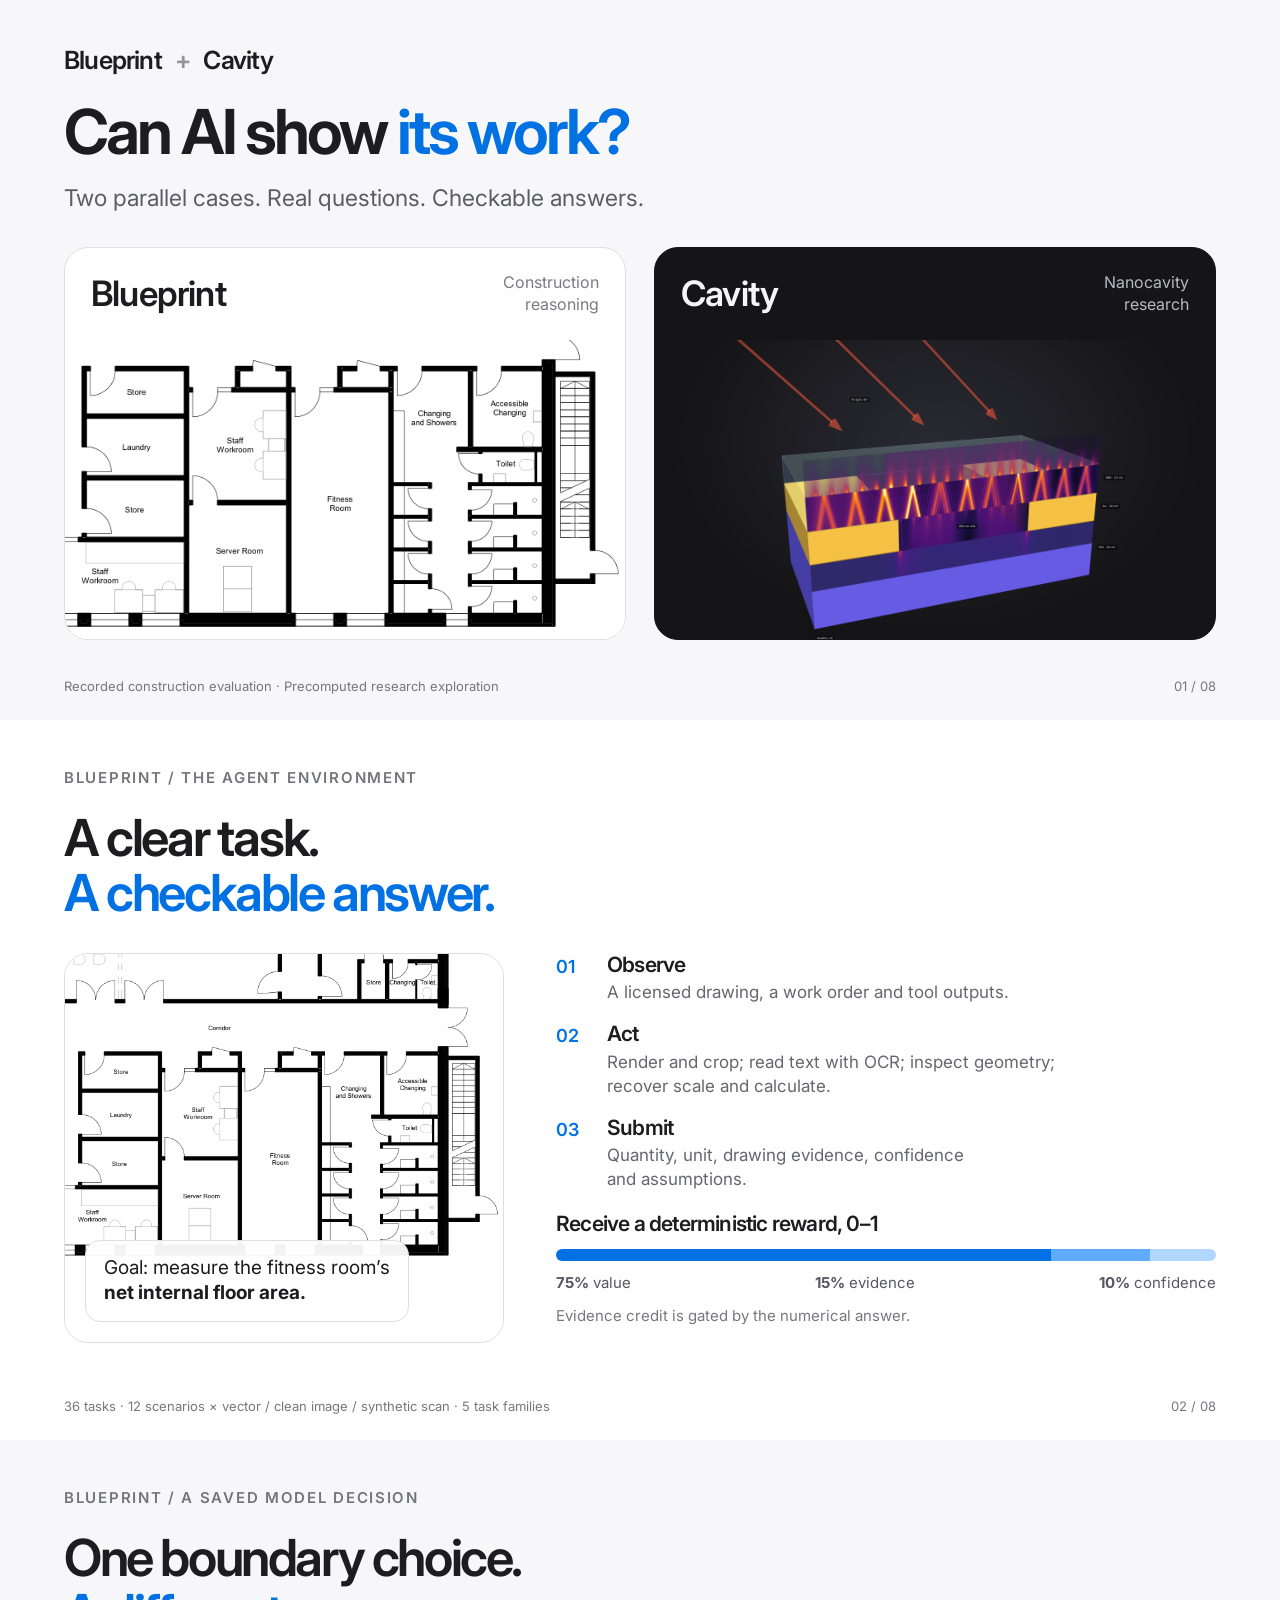
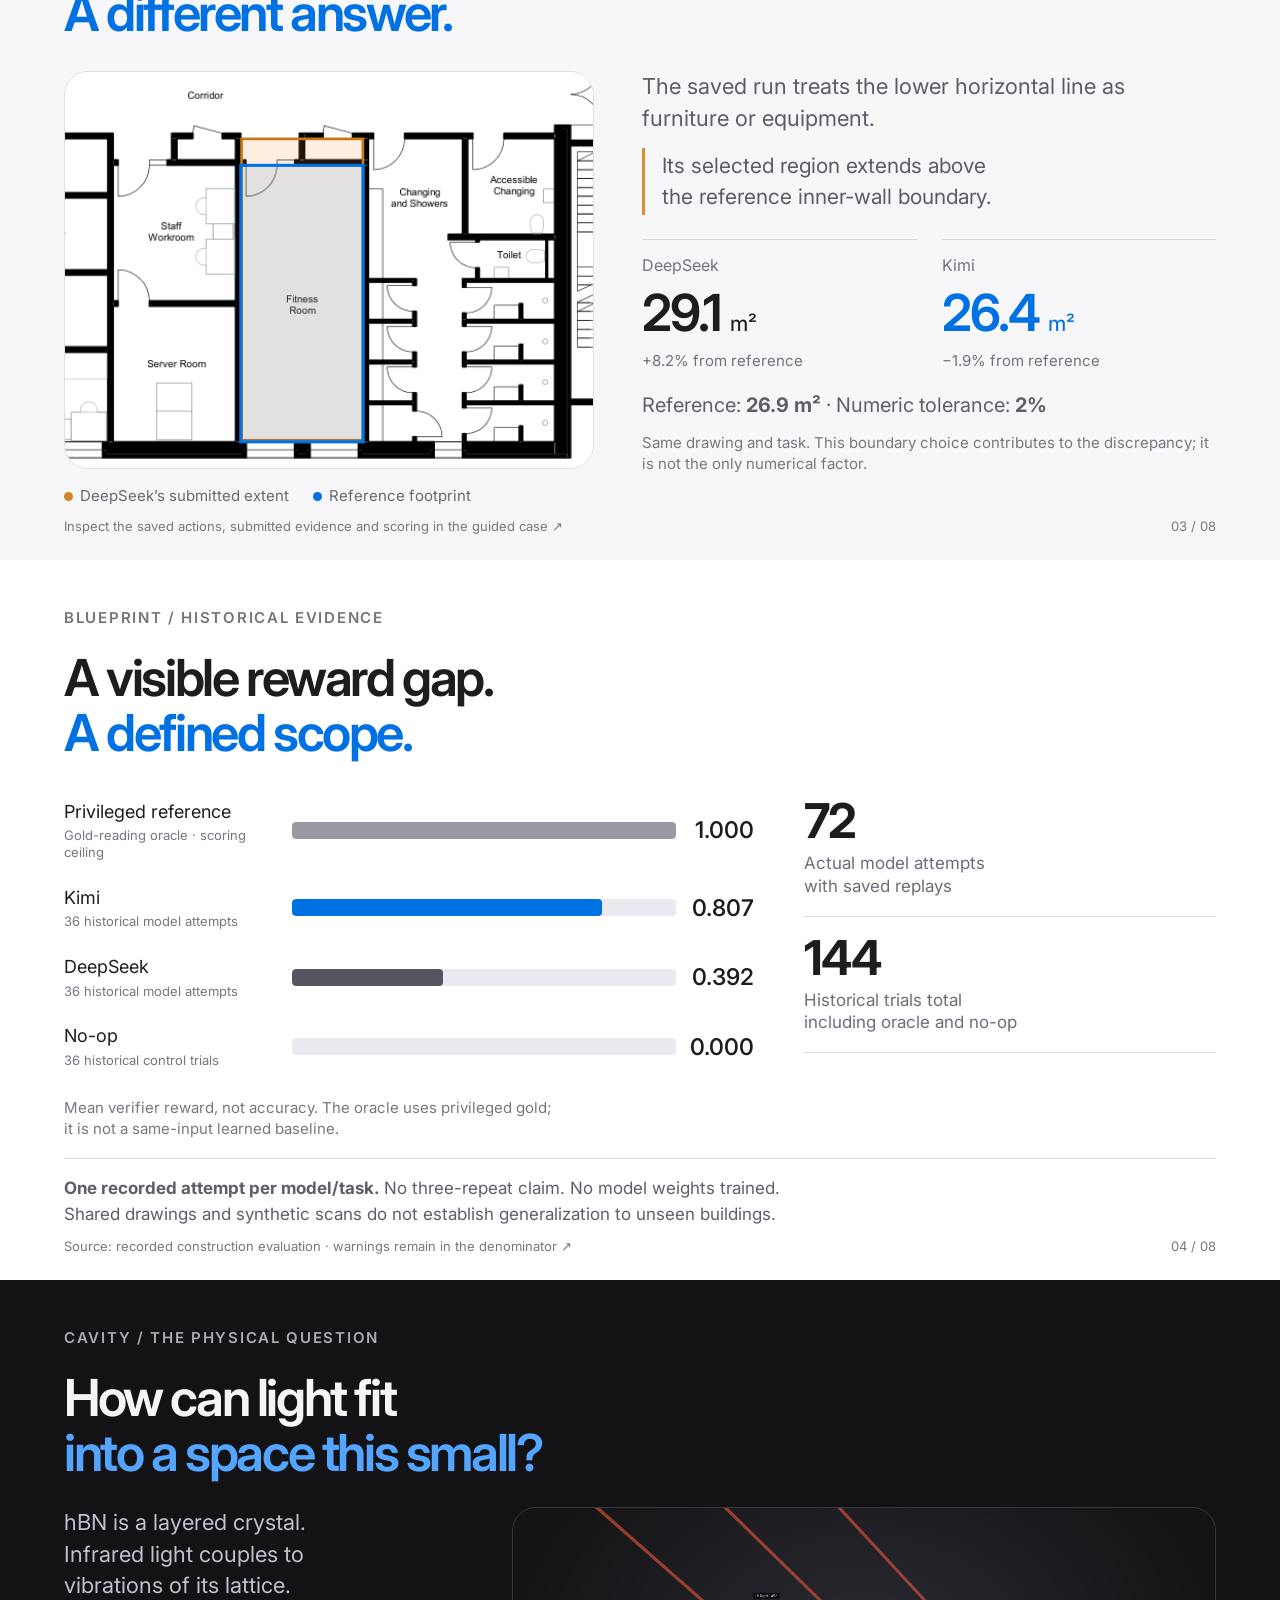
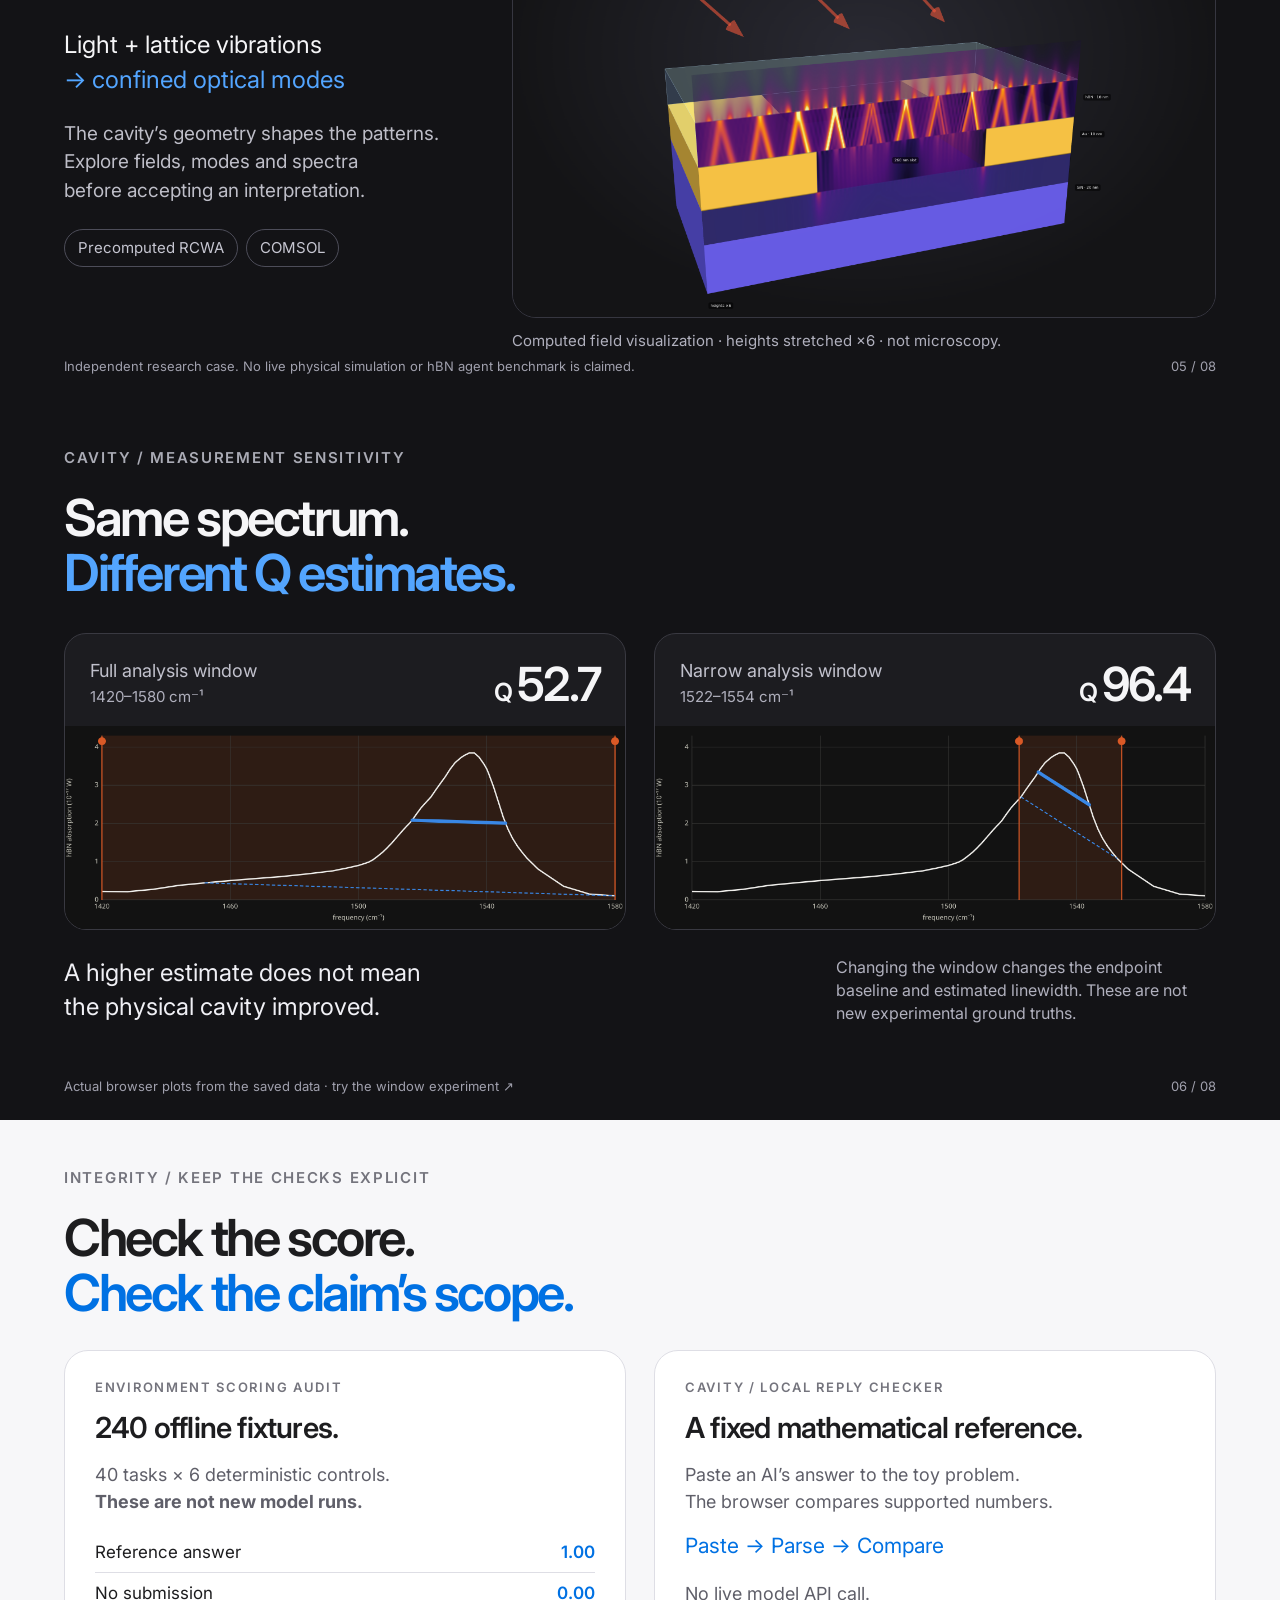
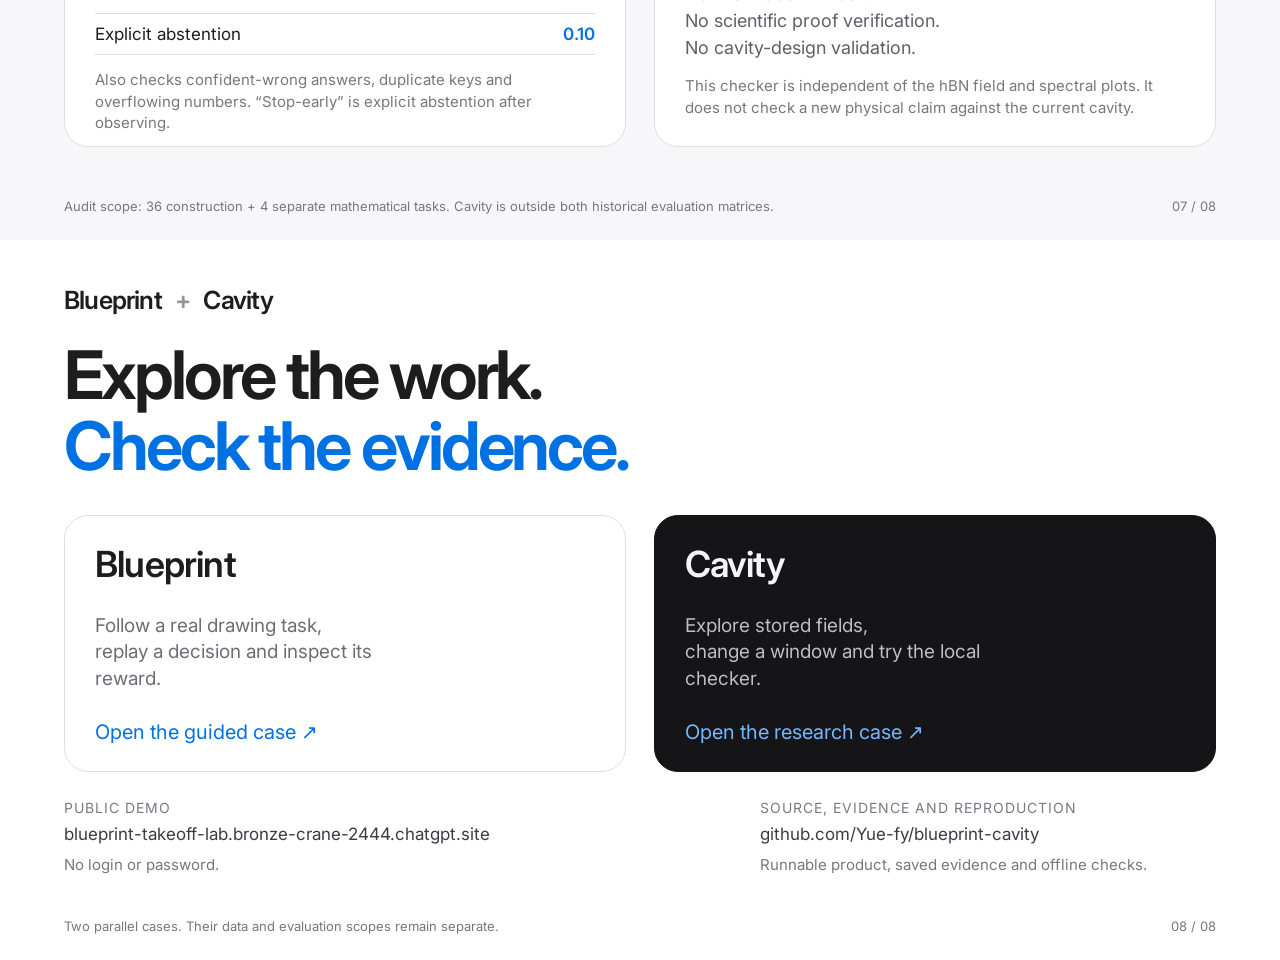
<file: docs/presentation/presentation.html>
<!doctype html>
<html lang="en">
<head>
<meta charset="utf-8"><meta name="viewport" content="width=device-width,initial-scale=1">
<title>Blueprint + Cavity — Presentation</title>
<style>
@font-face{font-family:Inter;src:url('assets/Inter-var.woff') format('woff');font-weight:100 900}
*{box-sizing:border-box}html,body{margin:0;background:#dcdce2;color:#1d1d1f;font-family:Inter,Arial,sans-serif;-webkit-font-smoothing:antialiased}
@page{size:13.333333in 7.5in;margin:0}
.slide{position:relative;width:1280px;height:720px;overflow:hidden;padding:48px 64px 54px;background:#f7f7f9;break-after:page;page-break-after:always}
.slide:last-child{break-after:auto;page-break-after:auto}
.dark{background:#131316;color:#f5f5f7}.white{background:#fff}
h1,h2,h3,p{margin:0}h1{font-size:62px;line-height:1.06;letter-spacing:-3.1px;font-weight:650}h2{font-size:51px;line-height:1.09;letter-spacing:-2.4px;font-weight:620}h3{font-size:28px;line-height:1.18;letter-spacing:-.8px;font-weight:600}
.eyebrow{font-size:15px;line-height:1.3;letter-spacing:1.7px;font-weight:600;color:#74747d;text-transform:uppercase;margin-bottom:22px}.dark .eyebrow{color:#aaabb5}
.blue{color:#0071e3}.dark .blue{color:#53a5ff}.muted{color:#6e6e78}.dark .muted{color:#b5b5c0}
.lead{font-size:23px;line-height:1.45;color:#5c5c67}.dark .lead{color:#c1c1cd}.body{font-size:20px;line-height:1.5;color:#5f5f69}.dark .body{color:#bebec8}
.footer{position:absolute;left:64px;right:64px;bottom:24px;display:flex;justify-content:space-between;align-items:flex-end;font-size:13px;line-height:1.35;color:#777780;gap:30px}.dark .footer{color:#a0a0ad}.footer a{color:inherit;text-decoration:none}
.page{white-space:nowrap}.two{display:grid;grid-template-columns:1fr 1fr;gap:28px}.card{border:1px solid #dedee5;border-radius:24px;overflow:hidden;background:#fff}.card.dark{background:#151518;border-color:#151518}.pill{display:inline-block;font-size:15px;line-height:1.2;padding:9px 13px;border-radius:100px;border:1px solid #d9d9e2;color:#666671}.dark .pill{border-color:#4d4d59;color:#c6c6d1}
.cover-cases{margin-top:32px;height:393px}.cover-card{display:flex;flex-direction:column}.cover-head{height:92px;padding:23px 26px;display:flex;justify-content:space-between;align-items:center}.cover-head h3{font-size:35px}.cover-head p{font-size:16px;line-height:1.35;max-width:170px;text-align:right;color:#7a7a84}.dark .cover-head p{color:#b8b8c3}
.plan-window{position:relative;overflow:hidden;background:#fff;flex:1}.plan-window img{position:absolute;width:602.352941%;height:auto;left:-297.058824%;top:50%;transform:translateY(-81.773386%)}
.cavity-window{flex:1;min-height:0;background:#141416;overflow:hidden}.cavity-window img{width:100%;height:100%;object-fit:cover;display:block}
.brand{font-size:25px;line-height:1;letter-spacing:-.8px;font-weight:600;margin-bottom:26px}.brand span{color:#94949e;margin:0 8px}
.environment{display:grid;grid-template-columns:440px 1fr;gap:52px;margin-top:32px}.environment .plan-window{height:390px;border:1px solid #dddde5;border-radius:24px}.task-label{position:absolute;left:20px;bottom:20px;padding:15px 18px;border-radius:15px;background:#fffffff2;font-size:19px;line-height:1.3;max-width:395px;border:1px solid #dedee5}
.step{display:grid;grid-template-columns:38px 1fr;gap:13px;margin-bottom:17px}.step .num{color:#0071e3;font-size:18px;font-weight:600;padding-top:3px}.step h3{font-size:21px;margin-bottom:4px}.step p{font-size:17px;line-height:1.4;color:#666670}.reward{margin-top:20px}.reward-line{display:flex;height:12px;border-radius:10px;overflow:hidden;margin:12px 0}.reward-line span:nth-child(1){background:#0071e3;width:75%}.reward-line span:nth-child(2){background:#60aaff;width:15%}.reward-line span:nth-child(3){background:#b2d7ff;width:10%}.reward-legend{display:flex;justify-content:space-between;font-size:15px;color:#585864}.note{font-size:15px;line-height:1.45;color:#777780}.dark .note{color:#b0b0bd}
.boundary-layout{display:grid;grid-template-columns:530px 1fr;gap:48px;margin-top:30px}.boundary-svg{width:530px;height:398px;border:1px solid #dedee5;border-radius:24px;background:white}.legend{display:flex;gap:24px;margin-top:13px;font-size:15px;color:#676771}.legend i{display:inline-block;width:9px;height:9px;border-radius:50%;margin-right:7px}.quote{border-left:3px solid #d79031;padding:3px 0 3px 17px;font-size:21px;line-height:1.45;margin-top:14px;color:#5b5b66}.answers{display:flex;gap:25px;margin:24px 0 20px}.answer{flex:1;border-top:1px solid #d7d7e0;padding-top:15px}.answer .model{font-size:16px;color:#73737e}.answer strong{display:block;font-size:51px;font-weight:620;letter-spacing:-2px;line-height:1.2;margin-top:7px}.answer strong small{font-size:21px;font-weight:450;letter-spacing:0}.answer .delta{font-size:15px;margin-top:7px;color:#71717c}
.results-layout{display:grid;grid-template-columns:690px 1fr;gap:50px;margin-top:36px}.chart{padding:3px 0}.bar-row{display:grid;grid-template-columns:214px 1fr 64px;align-items:center;gap:14px;margin-bottom:25px}.bar-label{font-size:18px;line-height:1.3}.bar-label small{display:block;font-size:13px;color:#777782;margin-top:4px}.track{height:17px;border-radius:4px;background:#e9e9ef;overflow:hidden}.fill{height:100%;background:#0071e3;border-radius:4px}.fill.gray{background:#9999a4}.fill.charcoal{background:#555562}.bar-value{font-size:23px;font-weight:550;text-align:right}.stat{padding-bottom:18px;margin-bottom:17px;border-bottom:1px solid #dddde5}.stat strong{font-size:48px;letter-spacing:-2px;line-height:1}.stat p{font-size:17px;color:#6d6d79;line-height:1.35;margin-top:7px}.scope-note{margin-top:18px;border-top:1px solid #dedee5;padding-top:17px;font-size:17px;line-height:1.5;color:#5e5e69}
.physics-layout{display:grid;grid-template-columns:420px 1fr;gap:28px;margin-top:26px}.physics-image{height:411px;border-radius:24px;overflow:hidden;background:#141416;border:1px solid #363640}.physics-image img{width:100%;height:100%;object-fit:cover}.physics-copy .lead{font-size:22px}.physics-copy .body{font-size:19px;margin-top:22px}.coupling{font-size:24px;line-height:1.45;margin-top:26px}.physics-tags{display:flex;gap:8px;flex-wrap:wrap;margin-top:24px}
.q-layout{display:grid;grid-template-columns:1fr 1fr;gap:28px;margin-top:32px}.q-card{background:#1c1c20;border:1px solid #393941;border-radius:22px;overflow:hidden}.q-head{padding:21px 25px 14px;display:flex;justify-content:space-between;align-items:center}.q-head p{font-size:18px;color:#c1c1cc;line-height:1.4}.q-head strong{font-size:47px;letter-spacing:-2px;font-weight:600}.q-head strong small{font-size:25px;letter-spacing:0;margin-right:4px}.q-card img{display:block;width:100%;height:203px;object-fit:contain;background:#111}.q-bottom{margin-top:26px;display:flex;justify-content:space-between;gap:28px;align-items:center}.q-bottom .lead{font-size:24px;color:#f0f0f5;max-width:650px}.q-bottom .note{max-width:380px;font-size:16px}
.checks{margin-top:29px}.check-card{padding:28px 30px;height:397px}.check-card .eyebrow{font-size:13px;margin-bottom:15px}.check-card h3{font-size:29px;margin-bottom:16px}.check-table{width:100%;border-collapse:collapse;font-size:17px;margin-top:17px}.check-table td{border-bottom:1px solid #dedee5;padding:10px 0}.check-table td:last-child{text-align:right;font-weight:600;color:#0071e3}.check-card .body{font-size:18px}.checker-flow{font-size:21px;line-height:1.5;padding:15px 0 19px;color:#0071e3}.check-card .note{font-size:15px}.fixed-scope{margin-top:18px;border-top:1px solid #dedee5;padding-top:16px;font-size:17px;line-height:1.45;color:#5d5d69}
.closing-title{max-width:1020px;font-size:67px}.closing-cases{margin-top:34px;height:257px}.closing-case{padding:27px 30px;display:flex;flex-direction:column;justify-content:space-between;position:relative;overflow:hidden}.closing-case h3{font-size:36px}.closing-case p{font-size:19px;line-height:1.4;max-width:320px;color:#6d6d77}.closing-case.dark p{color:#bdbdc8}.closing-case a{font-size:20px;color:#0071e3;text-decoration:none;position:relative;z-index:2}.closing-case.dark a{color:#72b7ff}.closing-links{display:grid;grid-template-columns:1.45fr 1fr;gap:34px;margin-top:27px}.closing-links .label{font-size:14px;letter-spacing:1px;color:#7a7a86;text-transform:uppercase;margin-bottom:7px}.closing-links a{font-size:17px;color:#3b3b46;text-decoration:none;line-height:1.4;overflow-wrap:anywhere}.closing-links .note{font-size:15px;margin-top:7px}
@media print{html,body{background:#fff}.slide{-webkit-print-color-adjust:exact;print-color-adjust:exact}}
</style></head>
<body>
<section class="slide" data-title="Two parallel cases">
  <div class="brand">Blueprint <span>+</span> Cavity</div>
  <h1>Can AI show <span class="blue">its work?</span></h1>
  <p class="lead" style="margin-top:17px">Two parallel cases. Real questions. Checkable answers.</p>
  <div class="two cover-cases">
    <article class="card cover-card"><div class="cover-head"><h3>Blueprint</h3><p>Construction<br>reasoning</p></div><div class="plan-window"><img src="../../data/previews/bp-01-clean.png" alt="Original licensed school drawing, cropped around the fitness room"></div></article>
    <article class="card dark cover-card"><div class="cover-head"><h3>Cavity</h3><p>Nanocavity<br>research</p></div><div class="cavity-window"><img src="../../web/cavity-preview.png" alt="Original precomputed hBN field visualization"></div></article>
  </div>
  <div class="footer"><span>Recorded construction evaluation · Precomputed research exploration</span><span class="page">01 / 08</span></div>
</section>

<section class="slide white" data-title="The RL environment">
  <p class="eyebrow">Blueprint / The agent environment</p>
  <h2>A clear task.<br><span class="blue">A checkable answer.</span></h2>
  <div class="environment">
    <div class="plan-window"><img src="../../data/previews/bp-01-clean.png" alt="Fitness room on the task drawing"><div class="task-label">Goal: measure the fitness room’s<br><b>net internal floor area.</b></div></div>
    <div>
      <div class="step"><span class="num">01</span><div><h3>Observe</h3><p>A licensed drawing, a work order and tool outputs.</p></div></div>
      <div class="step"><span class="num">02</span><div><h3>Act</h3><p>Render and crop; read text with OCR; inspect geometry;<br>recover scale and calculate.</p></div></div>
      <div class="step"><span class="num">03</span><div><h3>Submit</h3><p>Quantity, unit, drawing evidence, confidence<br>and assumptions.</p></div></div>
      <div class="reward"><h3 style="font-size:21px">Receive a deterministic reward, 0–1</h3><div class="reward-line"><span></span><span></span><span></span></div><div class="reward-legend"><span><b>75%</b> value</span><span><b>15%</b> evidence</span><span><b>10%</b> confidence</span></div><p class="note" style="margin-top:13px">Evidence credit is gated by the numerical answer.</p></div>
    </div>
  </div>
  <div class="footer"><span>36 tasks · 12 scenarios × vector / clean image / synthetic scan · 5 task families</span><span class="page">02 / 08</span></div>
</section>

<section class="slide" data-title="A concrete boundary error">
  <p class="eyebrow">Blueprint / A saved model decision</p>
  <h2>One boundary choice.<br><span class="blue">A different answer.</span></h2>
  <div class="boundary-layout">
    <div>
      <svg class="boundary-svg" viewBox="2160 2160 440 385" role="img" aria-label="Original drawing with saved agent and reference extents">
        <image href="../../data/previews/bp-01-clean.png" width="4096" height="2897"/>
        <rect x="2295" y="2225" width="118" height="293" fill="#e58a23" fill-opacity=".14" stroke="#c97816" stroke-width="2.6"/>
        <rect x="2294.2465" y="2250.7574" width="118.9396" height="268.8299" fill="#0071e3" fill-opacity=".1" stroke="#0071e3" stroke-width="3"/>
      </svg>
      <div class="legend"><span><i style="background:#cf8729"></i>DeepSeek’s submitted extent</span><span><i style="background:#0071e3"></i>Reference footprint</span></div>
    </div>
    <div>
      <p class="lead" style="font-size:22px">The saved run treats the lower horizontal line as furniture or equipment.</p>
      <p class="quote">Its selected region extends above<br>the reference inner-wall boundary.</p>
      <div class="answers"><div class="answer"><p class="model">DeepSeek</p><strong>29.1 <small>m²</small></strong><p class="delta">+8.2% from reference</p></div><div class="answer"><p class="model">Kimi</p><strong class="blue">26.4 <small>m²</small></strong><p class="delta">−1.9% from reference</p></div></div>
      <p class="body">Reference: <b>26.9 m²</b> · Numeric tolerance: <b>2%</b></p>
      <p class="note" style="margin-top:12px">Same drawing and task. This boundary choice contributes to the discrepancy; it is not the only numerical factor.</p>
    </div>
  </div>
  <div class="footer"><a href="https://blueprint-takeoff-lab.bronze-crane-2444.chatgpt.site/#tour/1">Inspect the saved actions, submitted evidence and scoring in the guided case ↗</a><span class="page">03 / 08</span></div>
</section>

<section class="slide white" data-title="Historical results and limits">
  <p class="eyebrow">Blueprint / Historical evidence</p>
  <h2>A visible reward gap.<br><span class="blue">A defined scope.</span></h2>
  <div class="results-layout">
    <div>
      <div class="chart">
        <div class="bar-row"><div class="bar-label">Privileged reference<small>Gold-reading oracle · scoring ceiling</small></div><div class="track"><div class="fill gray" style="width:100%"></div></div><div class="bar-value">1.000</div></div>
        <div class="bar-row"><div class="bar-label">Kimi<small>36 historical model attempts</small></div><div class="track"><div class="fill" style="width:80.7308%"></div></div><div class="bar-value">0.807</div></div>
        <div class="bar-row"><div class="bar-label">DeepSeek<small>36 historical model attempts</small></div><div class="track"><div class="fill charcoal" style="width:39.2409%"></div></div><div class="bar-value">0.392</div></div>
        <div class="bar-row"><div class="bar-label">No-op<small>36 historical control trials</small></div><div class="track"></div><div class="bar-value">0.000</div></div>
      </div>
      <p class="note">Mean verifier reward, not accuracy. The oracle uses privileged gold;<br>it is not a same-input learned baseline.</p>
    </div>
    <div><div class="stat"><strong>72</strong><p>Actual model attempts<br>with saved replays</p></div><div class="stat"><strong>144</strong><p>Historical trials total<br>including oracle and no-op</p></div></div>
  </div>
  <p class="scope-note"><b>One recorded attempt per model/task.</b> No three-repeat claim. No model weights trained.<br>Shared drawings and synthetic scans do not establish generalization to unseen buildings.</p>
  <div class="footer"><a href="https://github.com/Yue-fy/blueprint-cavity/blob/main/docs/EVALUATION.md">Source: recorded construction evaluation · warnings remain in the denominator ↗</a><span class="page">04 / 08</span></div>
</section>

<section class="slide dark" data-title="Cavity physical setting">
  <p class="eyebrow">Cavity / The physical question</p>
  <h2>How can light fit<br><span class="blue">into a space this small?</span></h2>
  <div class="physics-layout">
    <div class="physics-copy"><p class="lead">hBN is a layered crystal.<br>Infrared light couples to<br>vibrations of its lattice.</p><div class="coupling">Light + lattice vibrations<br><span class="blue">→ confined optical modes</span></div><p class="body">The cavity’s geometry shapes the patterns.<br>Explore fields, modes and spectra<br>before accepting an interpretation.</p><div class="physics-tags"><span class="pill">Precomputed RCWA</span><span class="pill">COMSOL</span></div></div>
    <div><div class="physics-image"><img src="../../web/cavity-preview.png" alt="Precomputed hBN nanocavity field, heights stretched six times"></div><p class="note" style="margin-top:12px">Computed field visualization · heights stretched ×6 · not microscopy.</p></div>
  </div>
  <div class="footer"><span>Independent research case. No live physical simulation or hBN agent benchmark is claimed.</span><span class="page">05 / 08</span></div>
</section>

<section class="slide dark" data-title="One spectrum two windows">
  <p class="eyebrow">Cavity / Measurement sensitivity</p>
  <h2>Same spectrum.<br><span class="blue">Different Q estimates.</span></h2>
  <div class="q-layout">
    <article class="q-card"><div class="q-head"><p>Full analysis window<br><span class="note">1420–1580 cm⁻¹</span></p><strong><small>Q</small>52.7</strong></div><img src="assets/q-full.png" alt="Actual explorer plot using the full spectral window"></article>
    <article class="q-card"><div class="q-head"><p>Narrow analysis window<br><span class="note">1522–1554 cm⁻¹</span></p><strong><small>Q</small>96.4</strong></div><img src="assets/q-narrow.png" alt="The same explorer spectrum using the narrow analysis window"></article>
  </div>
  <div class="q-bottom"><p class="lead">A higher estimate does not mean<br>the physical cavity improved.</p><p class="note">Changing the window changes the endpoint baseline and estimated linewidth. These are not new experimental ground truths.</p></div>
  <div class="footer"><a href="https://blueprint-takeoff-lab.bronze-crane-2444.chatgpt.site/hbn/#tab=4">Actual browser plots from the saved data · try the window experiment ↗</a><span class="page">06 / 08</span></div>
</section>

<section class="slide" data-title="Two kinds of checks">
  <p class="eyebrow">Integrity / Keep the checks explicit</p>
  <h2>Check the score.<br><span class="blue">Check the claim’s scope.</span></h2>
  <div class="two checks">
    <article class="card check-card"><p class="eyebrow">Environment scoring audit</p><h3>240 offline fixtures.</h3><p class="body">40 tasks × 6 deterministic controls.<br><b>These are not new model runs.</b></p><table class="check-table"><tr><td>Reference answer</td><td>1.00</td></tr><tr><td>No submission</td><td>0.00</td></tr><tr><td>Explicit abstention</td><td>0.10</td></tr></table><p class="note" style="margin-top:14px">Also checks confident-wrong answers, duplicate keys and overflowing numbers. “Stop-early” is explicit abstention after observing.</p></article>
    <article class="card check-card"><p class="eyebrow">Cavity / Local reply checker</p><h3>A fixed mathematical reference.</h3><p class="body">Paste an AI’s answer to the toy problem.<br>The browser compares supported numbers.</p><p class="checker-flow">Paste → Parse → Compare</p><p class="body">No live model API call.<br>No scientific proof verification.<br>No cavity-design validation.</p><p class="note" style="margin-top:14px">This checker is independent of the hBN field and spectral plots. It does not check a new physical claim against the current cavity.</p></article>
  </div>
  <div class="footer"><span>Audit scope: 36 construction + 4 separate mathematical tasks. Cavity is outside both historical evaluation matrices.</span><span class="page">07 / 08</span></div>
</section>

<section class="slide white" data-title="Explore the product">
  <div class="brand">Blueprint <span>+</span> Cavity</div>
  <h1 class="closing-title">Explore the work.<br><span class="blue">Check the evidence.</span></h1>
  <div class="two closing-cases"><article class="card closing-case"><h3>Blueprint</h3><p>Follow a real drawing task,<br>replay a decision and inspect its reward.</p><a href="https://blueprint-takeoff-lab.bronze-crane-2444.chatgpt.site/#tour/1">Open the guided case ↗</a></article><article class="card dark closing-case"><h3>Cavity</h3><p>Explore stored fields,<br>change a window and try the local checker.</p><a href="https://blueprint-takeoff-lab.bronze-crane-2444.chatgpt.site/#cavity">Open the research case ↗</a></article></div>
  <div class="closing-links"><div><p class="label">Public demo</p><a href="https://blueprint-takeoff-lab.bronze-crane-2444.chatgpt.site/">blueprint-takeoff-lab.bronze-crane-2444.chatgpt.site</a><p class="note">No login or password.</p></div><div><p class="label">Source, evidence and reproduction</p><a href="https://github.com/Yue-fy/blueprint-cavity">github.com/Yue-fy/blueprint-cavity</a><p class="note">Runnable product, saved evidence and offline checks.</p></div></div>
  <div class="footer"><span>Two parallel cases. Their data and evaluation scopes remain separate.</span><span class="page">08 / 08</span></div>
</section>
</body></html>
</file>
